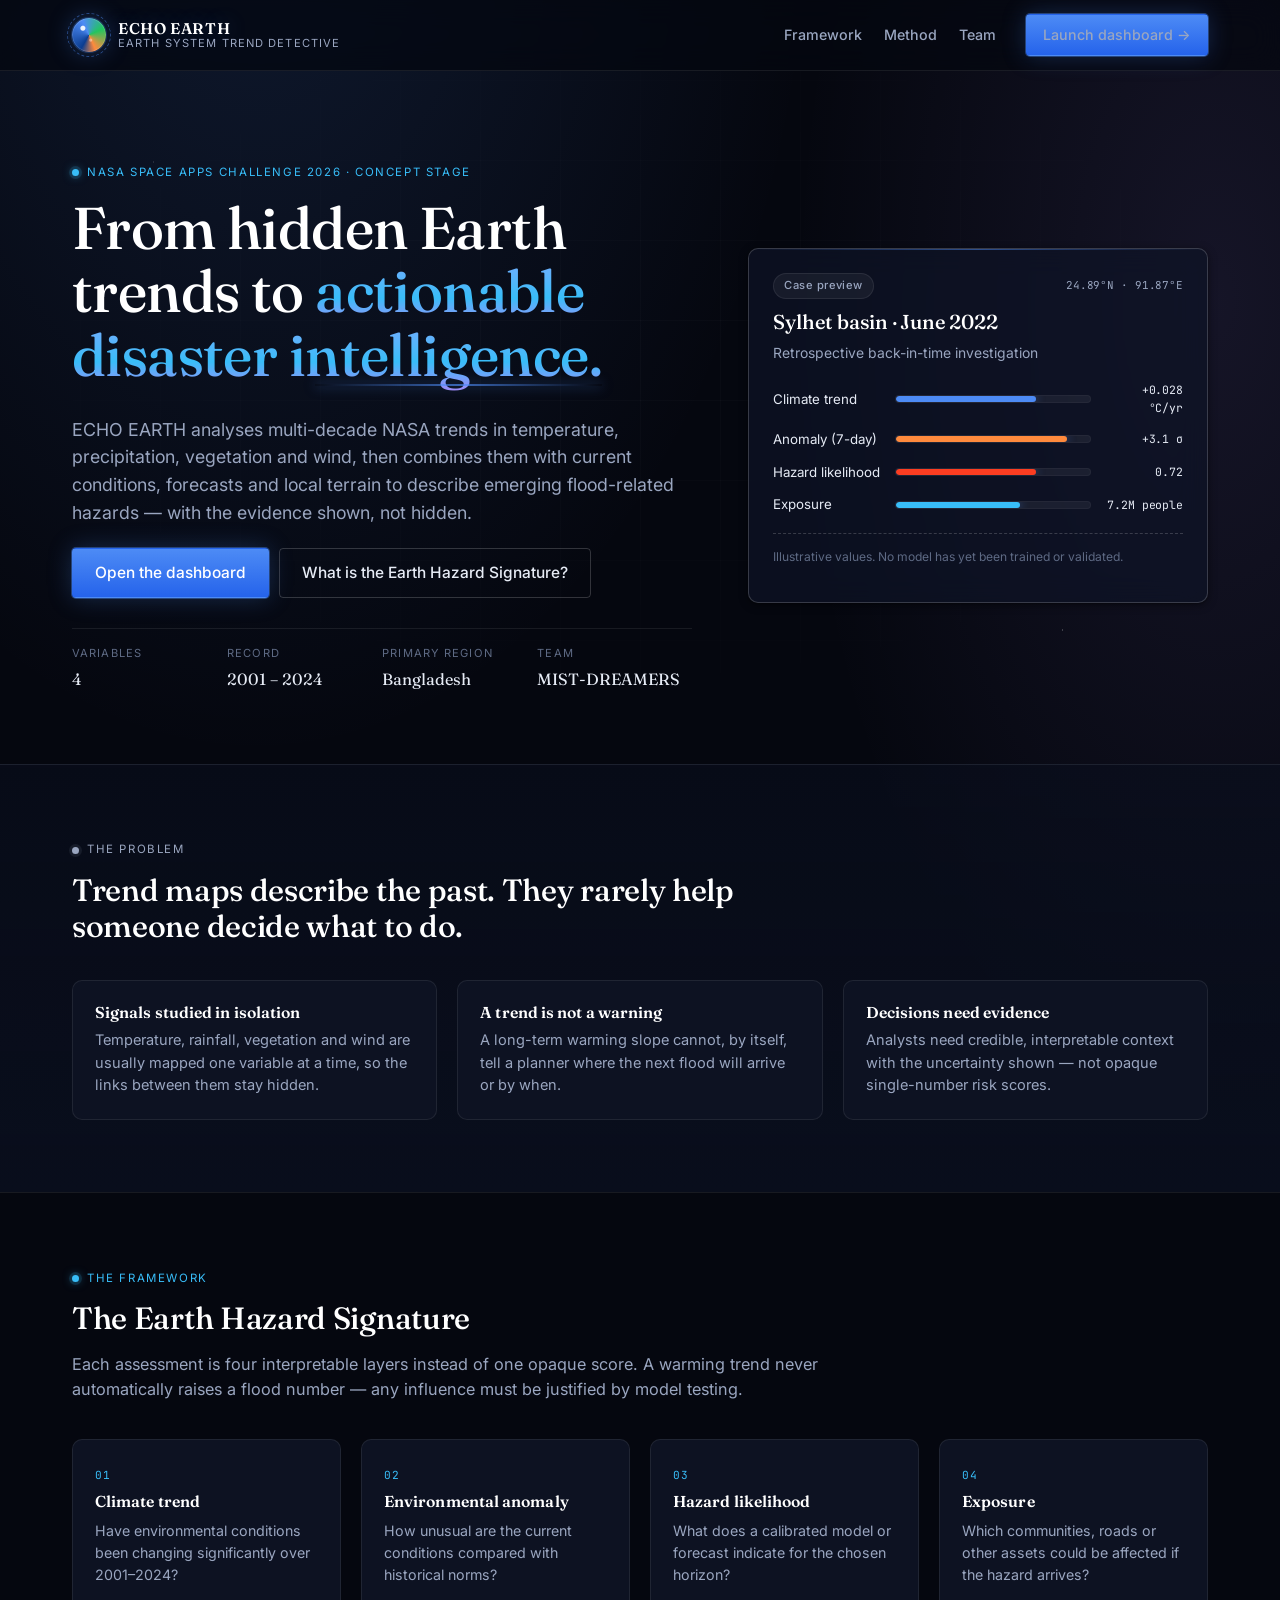
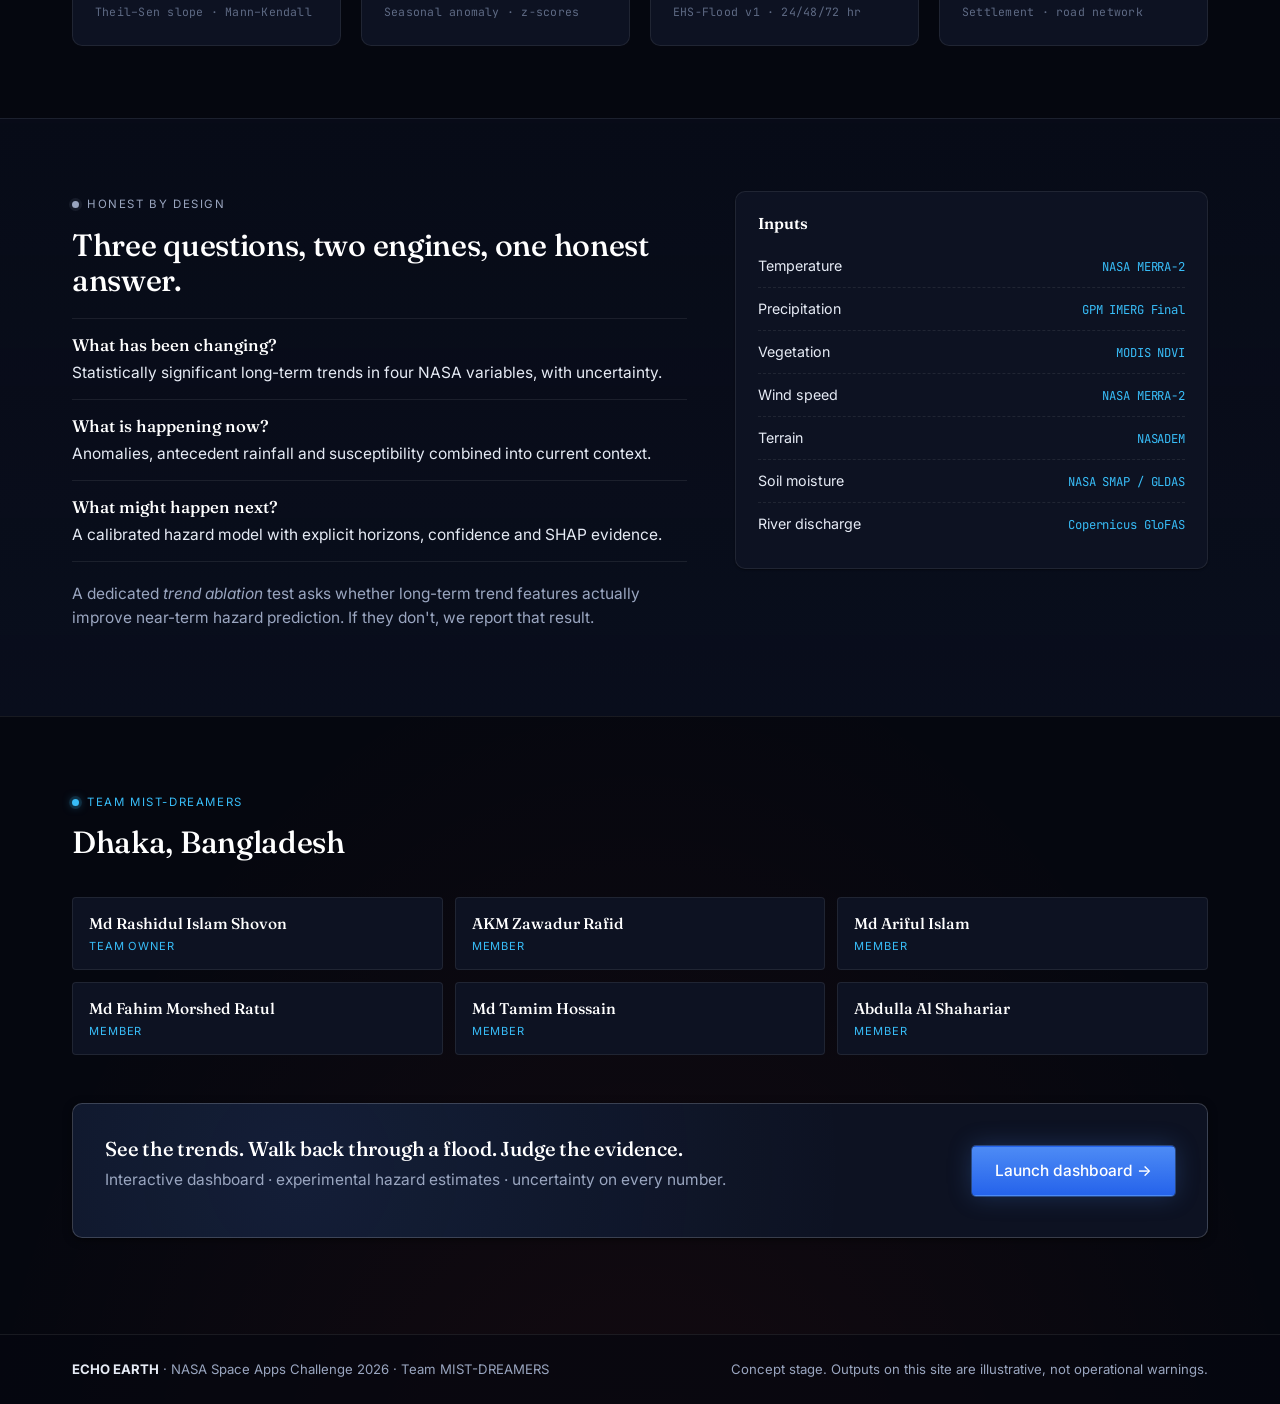
<file: index.html>
<!doctype html>
<html lang="en">
<head>
  <meta charset="utf-8" />
  <meta name="viewport" content="width=device-width, initial-scale=1" />
  <title>ECHO EARTH · From Hidden Earth Trends to Actionable Disaster Intelligence</title>
  <meta name="description" content="An explainable Earth intelligence platform. NASA Space Apps Challenge 2026 · Team MIST-DREAMERS." />
  <link rel="preconnect" href="https://fonts.googleapis.com" />
  <link rel="preconnect" href="https://fonts.gstatic.com" crossorigin />
  <link href="https://fonts.googleapis.com/css2?family=Fraunces:ital,opsz,wght@0,9..144,400;0,9..144,500;0,9..144,600;1,9..144,400&family=Inter:wght@400;500;600;700&family=JetBrains+Mono:wght@400;500&display=swap" rel="stylesheet" />
  <link rel="stylesheet" href="css/styles.css" />
</head>
<body class="page-landing">
  <header class="site-header">
    <div class="container header-row">
      <a class="brand" href="index.html">
        <span class="brand-mark" aria-hidden="true"></span>
        <span class="brand-text">
          <strong>ECHO&nbsp;EARTH</strong>
          <small>Earth System Trend Detective</small>
        </span>
      </a>
      <nav class="site-nav">
        <a href="#framework">Framework</a>
        <a href="#method">Method</a>
        <a href="#team">Team</a>
        <a class="btn btn-primary" href="dashboard.html">Launch dashboard →</a>
      </nav>
    </div>
  </header>

  <main>
    <section class="hero">
      <div class="container hero-grid">
        <div class="hero-copy">
          <div class="eyebrow">
            <span class="dot"></span>
            NASA Space Apps Challenge 2026 · Concept stage
          </div>
          <h1>
            From hidden Earth trends to
            <span class="hl">actionable disaster intelligence.</span>
          </h1>
          <p class="lede">
            ECHO EARTH analyses multi-decade NASA trends in temperature,
            precipitation, vegetation and wind, then combines them with
            current conditions, forecasts and local terrain to describe
            emerging flood-related hazards — with the evidence shown,
            not hidden.
          </p>
          <div class="hero-ctas">
            <a class="btn btn-primary btn-lg" href="dashboard.html">Open the dashboard</a>
            <a class="btn btn-ghost btn-lg" href="#framework">What is the Earth Hazard Signature?</a>
          </div>
          <div class="hero-meta">
            <div><span class="meta-k">Variables</span><span class="meta-v">4</span></div>
            <div><span class="meta-k">Record</span><span class="meta-v">2001 – 2024</span></div>
            <div><span class="meta-k">Primary region</span><span class="meta-v">Bangladesh</span></div>
            <div><span class="meta-k">Team</span><span class="meta-v">MIST-DREAMERS</span></div>
          </div>
        </div>

        <aside class="hero-card">
          <div class="card-head">
            <span class="pill pill-muted">Case preview</span>
            <span class="mono">24.89°N · 91.87°E</span>
          </div>
          <h3>Sylhet basin · June 2022</h3>
          <p class="card-sub">Retrospective back-in-time investigation</p>
          <div class="signature">
            <div class="sig-row">
              <span>Climate trend</span>
              <span class="bar"><span style="width:72%"></span></span>
              <span class="mono">+0.028 °C/yr</span>
            </div>
            <div class="sig-row">
              <span>Anomaly (7-day)</span>
              <span class="bar"><span style="width:88%; background:var(--accent-warm)"></span></span>
              <span class="mono">+3.1 σ</span>
            </div>
            <div class="sig-row">
              <span>Hazard likelihood</span>
              <span class="bar"><span style="width:72%; background:var(--accent-strong)"></span></span>
              <span class="mono">0.72</span>
            </div>
            <div class="sig-row">
              <span>Exposure</span>
              <span class="bar"><span style="width:64%; background:var(--accent-cool)"></span></span>
              <span class="mono">7.2M people</span>
            </div>
          </div>
          <p class="disclaimer">
            Illustrative values. No model has yet been trained or validated.
          </p>
        </aside>
      </div>
    </section>

    <section class="section section-muted" id="problem">
      <div class="container">
        <div class="section-head">
          <span class="eyebrow dark"><span class="dot"></span> The problem</span>
          <h2>Trend maps describe the past. They rarely help someone decide what to do.</h2>
        </div>
        <div class="grid-3">
          <article class="tile">
            <h4>Signals studied in isolation</h4>
            <p>Temperature, rainfall, vegetation and wind are usually mapped one variable at a time, so the links between them stay hidden.</p>
          </article>
          <article class="tile">
            <h4>A trend is not a warning</h4>
            <p>A long-term warming slope cannot, by itself, tell a planner where the next flood will arrive or by when.</p>
          </article>
          <article class="tile">
            <h4>Decisions need evidence</h4>
            <p>Analysts need credible, interpretable context with the uncertainty shown — not opaque single-number risk scores.</p>
          </article>
        </div>
      </div>
    </section>

    <section class="section" id="framework">
      <div class="container">
        <div class="section-head">
          <span class="eyebrow"><span class="dot"></span> The framework</span>
          <h2>The Earth Hazard Signature</h2>
          <p class="section-sub">
            Each assessment is four interpretable layers instead of one opaque score.
            A warming trend never automatically raises a flood number — any influence
            must be justified by model testing.
          </p>
        </div>
        <div class="grid-4">
          <article class="layer">
            <span class="layer-num">01</span>
            <h4>Climate trend</h4>
            <p>Have environmental conditions been changing significantly over 2001–2024?</p>
            <small class="src">Theil–Sen slope · Mann–Kendall</small>
          </article>
          <article class="layer">
            <span class="layer-num">02</span>
            <h4>Environmental anomaly</h4>
            <p>How unusual are the current conditions compared with historical norms?</p>
            <small class="src">Seasonal anomaly · z-scores</small>
          </article>
          <article class="layer">
            <span class="layer-num">03</span>
            <h4>Hazard likelihood</h4>
            <p>What does a calibrated model or forecast indicate for the chosen horizon?</p>
            <small class="src">EHS-Flood v1 · 24/48/72 hr</small>
          </article>
          <article class="layer">
            <span class="layer-num">04</span>
            <h4>Exposure</h4>
            <p>Which communities, roads or other assets could be affected if the hazard arrives?</p>
            <small class="src">Settlement · road network</small>
          </article>
        </div>
      </div>
    </section>

    <section class="section section-muted" id="method">
      <div class="container two-col">
        <div>
          <span class="eyebrow dark"><span class="dot"></span> Honest by design</span>
          <h2>Three questions, two engines, one honest answer.</h2>
          <ul class="method-list">
            <li>
              <strong>What has been changing?</strong>
              Statistically significant long-term trends in four NASA variables, with uncertainty.
            </li>
            <li>
              <strong>What is happening now?</strong>
              Anomalies, antecedent rainfall and susceptibility combined into current context.
            </li>
            <li>
              <strong>What might happen next?</strong>
              A calibrated hazard model with explicit horizons, confidence and SHAP evidence.
            </li>
          </ul>
          <p class="muted">
            A dedicated <em>trend ablation</em> test asks whether long-term trend features
            actually improve near-term hazard prediction. If they don't, we report that result.
          </p>
        </div>
        <div class="method-card">
          <h4>Inputs</h4>
          <ul class="sources">
            <li><span>Temperature</span><span class="mono">NASA MERRA-2</span></li>
            <li><span>Precipitation</span><span class="mono">GPM IMERG Final</span></li>
            <li><span>Vegetation</span><span class="mono">MODIS NDVI</span></li>
            <li><span>Wind speed</span><span class="mono">NASA MERRA-2</span></li>
            <li><span>Terrain</span><span class="mono">NASADEM</span></li>
            <li><span>Soil moisture</span><span class="mono">NASA SMAP / GLDAS</span></li>
            <li><span>River discharge</span><span class="mono">Copernicus GloFAS</span></li>
          </ul>
        </div>
      </div>
    </section>

    <section class="section" id="team">
      <div class="container">
        <div class="section-head">
          <span class="eyebrow"><span class="dot"></span> Team MIST-DREAMERS</span>
          <h2>Dhaka, Bangladesh</h2>
        </div>
        <ul class="team">
          <li><strong>Md Rashidul Islam Shovon</strong><small>Team Owner</small></li>
          <li><strong>AKM Zawadur Rafid</strong><small>Member</small></li>
          <li><strong>Md Ariful Islam</strong><small>Member</small></li>
          <li><strong>Md Fahim Morshed Ratul</strong><small>Member</small></li>
          <li><strong>Md Tamim Hossain</strong><small>Member</small></li>
          <li><strong>Abdulla Al Shahariar</strong><small>Member</small></li>
        </ul>
        <div class="cta-strip">
          <div>
            <h3>See the trends. Walk back through a flood. Judge the evidence.</h3>
            <p class="muted">Interactive dashboard · experimental hazard estimates · uncertainty on every number.</p>
          </div>
          <a class="btn btn-primary btn-lg" href="dashboard.html">Launch dashboard →</a>
        </div>
      </div>
    </section>
  </main>

  <footer class="site-footer">
    <div class="container footer-row">
      <div>
        <strong>ECHO EARTH</strong> · NASA Space Apps Challenge 2026 · Team MIST-DREAMERS
      </div>
      <div class="muted">
        Concept stage. Outputs on this site are illustrative, not operational warnings.
      </div>
    </div>
  </footer>
</body>
</html>
</file>
<file: css/styles.css>
/* =========================================================
   ECHO EARTH — NASA Space / mission-control dark theme
   ========================================================= */

:root {
  /* space */
  --bg:            #05070f;
  --bg-elev:       #0d1222;
  --bg-muted:      #0a0f1e;
  --bg-sunk:       #070a15;
  --bg-glass:      rgba(14, 20, 38, 0.72);

  /* ink */
  --ink:           #e6ebf5;
  --ink-strong:    #ffffff;
  --ink-mute:      #9aa6c0;
  --ink-faint:     #5e6a84;
  --rule:          rgba(255, 255, 255, 0.08);
  --rule-strong:   rgba(255, 255, 255, 0.18);

  /* accents — NASA / orbital */
  --accent:        #4d8bf5;        /* bright comms blue */
  --accent-ink:    #80aaff;        /* link hover */
  --accent-tint:   rgba(77, 139, 245, 0.14);
  --accent-cool:   #38bdf8;        /* cyan data */
  --accent-warm:   #ff8a3d;        /* mars orange */
  --accent-strong: #fc3d21;        /* NASA red */
  --accent-good:   #22c55e;        /* significant */
  --accent-soft:   #eab308;        /* marginal */
  --accent-purple: #a78bfa;        /* nebula */

  /* viridis-ish ramp (used on legend too) */
  --v0: #440154;
  --v1: #414487;
  --v2: #2a788e;
  --v3: #22a884;
  --v4: #7ad151;
  --v5: #fde725;

  --radius:        4px;
  --radius-lg:     10px;
  --shadow-sm:     0 1px 2px rgba(0, 0, 0, 0.4);
  --shadow-md:     0 2px 10px rgba(0, 0, 0, 0.45), 0 1px 2px rgba(0, 0, 0, 0.3);
  --shadow-lg:     0 20px 48px rgba(0, 0, 0, 0.55), 0 2px 6px rgba(0, 0, 0, 0.35);
  --glow-accent:   0 0 0 1px rgba(77, 139, 245, 0.4), 0 0 24px rgba(77, 139, 245, 0.25);
  --glow-red:      0 0 0 1px rgba(252, 61, 33, 0.4), 0 0 20px rgba(252, 61, 33, 0.3);

  --serif: 'Fraunces', 'Iowan Old Style', 'Georgia', serif;
  --sans:  'Inter', system-ui, -apple-system, 'Segoe UI', sans-serif;
  --mono:  'JetBrains Mono', ui-monospace, 'SFMono-Regular', 'Consolas', monospace;
}

* { box-sizing: border-box; }

html, body {
  margin: 0;
  padding: 0;
  background: var(--bg);
  color: var(--ink);
  font-family: var(--sans);
  font-size: 15.5px;
  line-height: 1.55;
  -webkit-font-smoothing: antialiased;
  text-rendering: optimizeLegibility;
}

/* Deep-space backdrop: layered gradients + starfield */
body {
  background:
    radial-gradient(ellipse 80% 55% at 20% -5%,  rgba(77, 139, 245, 0.14), transparent 55%),
    radial-gradient(ellipse 60% 50% at 95% 10%,  rgba(167, 139, 250, 0.10), transparent 55%),
    radial-gradient(ellipse 90% 60% at 50% 110%, rgba(252, 61, 33, 0.07),  transparent 60%),
    #05070f;
  position: relative;
  min-height: 100vh;
}
body::before {
  /* starfield — crisp dots at pseudo-random positions */
  content: '';
  position: fixed; inset: 0;
  pointer-events: none;
  z-index: 0;
  background-image:
    radial-gradient(1.2px 1.2px at 12% 18%,  rgba(255,255,255,0.85), transparent 50%),
    radial-gradient(1px 1px   at 73% 42%,   rgba(255,255,255,0.75), transparent 50%),
    radial-gradient(0.8px 0.8px at 88% 11%, rgba(255,255,255,0.70), transparent 50%),
    radial-gradient(1.3px 1.3px at 35% 72%, rgba(255,255,255,0.85), transparent 50%),
    radial-gradient(0.8px 0.8px at 58% 85%, rgba(255,255,255,0.60), transparent 50%),
    radial-gradient(1px 1px   at 22% 55%,   rgba(255,255,255,0.70), transparent 50%),
    radial-gradient(1.4px 1.4px at 83% 70%, rgba(255,255,255,0.85), transparent 50%),
    radial-gradient(0.9px 0.9px at 48% 25%, rgba(255,255,255,0.65), transparent 50%),
    radial-gradient(1px 1px   at 6% 88%,    rgba(255,255,255,0.75), transparent 50%),
    radial-gradient(0.7px 0.7px at 92% 92%, rgba(255,255,255,0.55), transparent 50%),
    radial-gradient(1.1px 1.1px at 65% 8%,  rgba(200, 220, 255, 0.9), transparent 50%),
    radial-gradient(1px 1px   at 15% 38%,   rgba(255, 220, 200, 0.85), transparent 50%),
    radial-gradient(0.9px 0.9px at 42% 48%, rgba(180, 200, 255, 0.7), transparent 50%);
  background-size: 100% 100%;
  opacity: 0.9;
}
body::after {
  /* faint grid overlay — orbital feel */
  content: '';
  position: fixed; inset: 0;
  pointer-events: none;
  z-index: 0;
  background-image:
    linear-gradient(rgba(255,255,255,0.025) 1px, transparent 1px),
    linear-gradient(90deg, rgba(255,255,255,0.025) 1px, transparent 1px);
  background-size: 80px 80px;
  mask-image: radial-gradient(ellipse 70% 55% at 50% 40%, #000 0%, transparent 85%);
  -webkit-mask-image: radial-gradient(ellipse 70% 55% at 50% 40%, #000 0%, transparent 85%);
}
main, .app-shell, .site-header, .site-footer { position: relative; z-index: 1; }

a { color: var(--accent); text-decoration: none; }
a:hover { color: var(--accent-ink); text-decoration: underline; }

h1, h2, h3, h4 {
  font-family: var(--serif);
  font-weight: 500;
  letter-spacing: -0.01em;
  color: var(--ink-strong);
  margin: 0 0 0.5em;
}
h1 { font-size: clamp(2.4rem, 4.8vw, 3.8rem); line-height: 1.08; }
h2 { font-size: clamp(1.6rem, 2.4vw, 2.2rem); line-height: 1.15; }
h3 { font-size: 1.3rem; line-height: 1.25; }
h4 { font-size: 1.02rem; line-height: 1.3; font-weight: 600; letter-spacing: 0.005em; }

p  { margin: 0 0 0.9em; }
.mono { font-family: var(--mono); font-size: 0.86em; letter-spacing: -0.01em; }
.muted { color: var(--ink-mute); }

/* ========== layout ========== */

.container { max-width: 1200px; margin: 0 auto; padding: 0 32px; }

.section         { padding: 72px 0; border-top: 1px solid var(--rule); }
.section-muted   { background: linear-gradient(180deg, rgba(10,15,30,0.6), rgba(10,15,30,0.9)); }
.section-head    { max-width: 760px; margin-bottom: 36px; }
.section-sub     { color: var(--ink-mute); font-size: 1.05rem; margin-top: 8px; }

.grid-3 { display: grid; grid-template-columns: repeat(3, 1fr); gap: 20px; }
.grid-4 { display: grid; grid-template-columns: repeat(4, 1fr); gap: 20px; }
.two-col { display: grid; grid-template-columns: 1.3fr 1fr; gap: 48px; align-items: start; }

@media (max-width: 900px) {
  .grid-3, .grid-4 { grid-template-columns: 1fr 1fr; }
  .two-col { grid-template-columns: 1fr; gap: 24px; }
}
@media (max-width: 600px) {
  .grid-3, .grid-4 { grid-template-columns: 1fr; }
  .container { padding: 0 20px; }
  .section { padding: 48px 0; }
}

/* ========== header ========== */

.site-header {
  position: sticky; top: 0; z-index: 50;
  background: rgba(5, 7, 15, 0.75);
  backdrop-filter: saturate(1.3) blur(14px);
  -webkit-backdrop-filter: saturate(1.3) blur(14px);
  border-bottom: 1px solid var(--rule);
}
.header-row {
  display: flex; align-items: center; justify-content: space-between;
  padding: 14px 32px;
}

.brand { display: flex; align-items: center; gap: 12px; }
.brand-mark {
  width: 34px; height: 34px; border-radius: 50%;
  position: relative;
  background:
    radial-gradient(circle at 32% 30%, rgba(255,255,255,0.9) 0 2px, transparent 3px),
    radial-gradient(circle at 55% 65%, rgba(255,255,255,.4) 0 1px, transparent 2px),
    conic-gradient(from 210deg, #0b3d91, #4d8bf5 35%, #22c55e 60%, #ff8a3d 85%, #0b3d91);
  box-shadow:
    inset 0 0 0 1px rgba(255,255,255,0.14),
    0 0 0 1px rgba(77, 139, 245, 0.25),
    0 0 24px rgba(77, 139, 245, 0.35);
}
.brand-mark::after {
  /* orbit ring */
  content: '';
  position: absolute; inset: -5px;
  border-radius: 50%;
  border: 1px dashed rgba(77, 139, 245, 0.45);
  transform: rotate(-20deg);
}
.brand-text { display: flex; flex-direction: column; line-height: 1; }
.brand-text strong {
  font-family: var(--serif); font-weight: 600; letter-spacing: 0.04em;
  font-size: 1rem; color: var(--ink-strong);
  text-shadow: 0 0 20px rgba(77, 139, 245, 0.3);
}
.brand-text small { font-size: 0.72rem; color: var(--ink-mute); letter-spacing: 0.1em; text-transform: uppercase; margin-top: 2px; }

.site-nav { display: flex; align-items: center; gap: 22px; }
.site-nav a { color: var(--ink-mute); font-size: 0.92rem; font-weight: 500; }
.site-nav a:hover { color: var(--ink); text-decoration: none; }
.site-nav .btn { margin-left: 8px; }

@media (max-width: 720px) {
  .site-nav a:not(.btn) { display: none; }
}

/* ========== buttons ========== */

.btn {
  display: inline-flex; align-items: center; gap: 8px;
  padding: 9px 16px;
  font: inherit; font-weight: 500; font-size: 0.92rem;
  border-radius: var(--radius);
  border: 1px solid transparent;
  cursor: pointer;
  transition: background 160ms, border-color 160ms, color 160ms, transform 60ms, box-shadow 160ms;
  text-decoration: none;
}
.btn:hover { text-decoration: none; }
.btn:active { transform: translateY(1px); }

.btn-primary {
  background: linear-gradient(180deg, #4d8bf5, #2563eb);
  color: #fff;
  box-shadow: var(--glow-accent);
}
.btn-primary:hover {
  background: linear-gradient(180deg, #5c97ff, #2d6ff0);
  box-shadow: 0 0 0 1px rgba(77,139,245,0.6), 0 0 32px rgba(77, 139, 245, 0.45);
}

.btn-ghost { background: transparent; color: var(--ink); border-color: var(--rule-strong); }
.btn-ghost:hover { background: rgba(255,255,255,0.04); border-color: rgba(255,255,255,0.3); }

.btn-lg { padding: 12px 22px; font-size: 1rem; }

/* ========== eyebrow / pills ========== */

.eyebrow {
  display: inline-flex; align-items: center; gap: 8px;
  font-size: 0.74rem; letter-spacing: 0.14em; text-transform: uppercase;
  color: var(--accent-cool);
  margin-bottom: 14px;
}
.eyebrow.dark { color: var(--ink-mute); }
.eyebrow .dot {
  width: 7px; height: 7px; border-radius: 50%;
  background: var(--accent-cool);
  box-shadow: 0 0 0 3px rgba(56,189,248,0.14), 0 0 10px rgba(56,189,248,0.6);
}
.eyebrow.dark .dot {
  background: var(--ink-mute);
  box-shadow: 0 0 0 3px rgba(154,166,192,0.1);
}

.pill {
  display: inline-flex; align-items: center;
  padding: 3px 10px;
  border-radius: 999px;
  font-size: 0.72rem; font-weight: 500;
  letter-spacing: 0.04em;
  background: var(--accent-tint); color: var(--accent-cool);
  border: 1px solid rgba(77,139,245,0.25);
}
.pill-muted { background: rgba(255,255,255,0.05); color: var(--ink-mute); border-color: var(--rule); }
.pill-good  { background: rgba(34,197,94,0.12); color: #4ade80; border-color: rgba(34,197,94,0.3); }
.pill-warn  { background: rgba(234,179,8,0.12); color: #fde047; border-color: rgba(234,179,8,0.3); }
.pill-alert { background: rgba(252,61,33,0.12); color: #ff6b55; border-color: rgba(252,61,33,0.35); }

/* ========== hero ========== */

.hero { padding: 88px 0 72px; }
.hero-grid {
  display: grid; grid-template-columns: 1.35fr 1fr; gap: 56px; align-items: center;
}
@media (max-width: 980px) { .hero-grid { grid-template-columns: 1fr; } }

.hero h1 .hl {
  position: relative;
  background: linear-gradient(180deg, #80aaff 0%, #38bdf8 60%, #a78bfa 100%);
  -webkit-background-clip: text; background-clip: text;
  color: transparent;
}
.hero h1 .hl::after {
  content: '';
  position: absolute; left: 0; right: 0; bottom: 0.08em;
  height: 2px;
  background: linear-gradient(90deg, transparent, rgba(77,139,245,0.7), transparent);
  box-shadow: 0 0 12px rgba(77,139,245,0.6);
}

.lede { font-size: 1.15rem; color: var(--ink-mute); max-width: 56ch; }
.hero-ctas { display: flex; gap: 10px; margin: 22px 0 30px; flex-wrap: wrap; }

.hero-meta {
  display: grid; grid-template-columns: repeat(4, 1fr); gap: 0;
  border-top: 1px solid var(--rule);
  padding-top: 16px;
}
.hero-meta > div { display: flex; flex-direction: column; }
.meta-k { font-size: 0.72rem; letter-spacing: 0.1em; text-transform: uppercase; color: var(--ink-faint); }
.meta-v { font-family: var(--serif); font-size: 1.05rem; color: var(--ink); margin-top: 4px; }
@media (max-width: 600px) { .hero-meta { grid-template-columns: 1fr 1fr; row-gap: 14px; } }

/* preview card — glassy */
.hero-card {
  background: var(--bg-glass);
  border: 1px solid var(--rule-strong);
  border-radius: var(--radius-lg);
  padding: 24px;
  box-shadow: var(--shadow-md);
  backdrop-filter: blur(14px) saturate(1.2);
  -webkit-backdrop-filter: blur(14px) saturate(1.2);
  position: relative;
  overflow: hidden;
}
.hero-card::before {
  /* subtle inner glow at top */
  content: '';
  position: absolute; left: 0; right: 0; top: 0; height: 1px;
  background: linear-gradient(90deg, transparent, rgba(77,139,245,0.5), transparent);
}
.card-head { display: flex; justify-content: space-between; align-items: center; margin-bottom: 10px; color: var(--ink-mute); font-size: 0.82rem; }
.card-sub { color: var(--ink-mute); font-size: 0.9rem; margin: -2px 0 18px; }

.signature { display: flex; flex-direction: column; gap: 12px; }
.sig-row {
  display: grid; grid-template-columns: 110px 1fr 80px; align-items: center; gap: 12px;
  font-size: 0.86rem; color: var(--ink);
}
.sig-row .bar {
  display: block; height: 8px; background: rgba(255,255,255,0.06);
  border-radius: 999px; overflow: hidden;
  border: 1px solid rgba(255,255,255,0.04);
}
.sig-row .bar > span {
  display: block; height: 100%;
  background: var(--accent);
  border-radius: 999px;
  box-shadow: 0 0 10px rgba(77,139,245,0.5);
}
.sig-row .mono { text-align: right; color: var(--ink); }

.disclaimer {
  margin-top: 18px; padding-top: 14px; border-top: 1px dashed var(--rule-strong);
  font-size: 0.78rem; color: var(--ink-faint);
}

/* ========== generic tiles / layers ========== */

.tile {
  background: var(--bg-elev);
  border: 1px solid var(--rule);
  border-radius: var(--radius-lg);
  padding: 22px;
  transition: border-color 160ms, transform 160ms, box-shadow 160ms;
}
.tile:hover { border-color: var(--rule-strong); transform: translateY(-2px); box-shadow: var(--shadow-md); }
.tile h4 { margin-bottom: 6px; }
.tile p { color: var(--ink-mute); font-size: 0.94rem; margin: 0; }

.layer {
  background: var(--bg-elev);
  border: 1px solid var(--rule);
  border-radius: var(--radius-lg);
  padding: 22px;
  position: relative;
  transition: border-color 160ms, transform 160ms, box-shadow 160ms;
}
.layer:hover {
  border-color: rgba(77,139,245,0.35);
  box-shadow: 0 0 0 1px rgba(77,139,245,0.15), 0 10px 30px rgba(0,0,0,0.5);
}
.layer-num {
  font-family: var(--mono); font-size: 0.72rem; letter-spacing: 0.1em;
  color: var(--accent-cool);
}
.layer h4 { margin-top: 6px; }
.layer p  { color: var(--ink-mute); font-size: 0.92rem; }
.layer .src { color: var(--ink-faint); font-family: var(--mono); font-size: 0.74rem; letter-spacing: 0.02em; }

/* method */
.method-list { list-style: none; padding: 0; margin: 20px 0; }
.method-list li { padding: 14px 0; border-top: 1px solid var(--rule); }
.method-list li:last-child { border-bottom: 1px solid var(--rule); }
.method-list strong { display: block; font-family: var(--serif); font-weight: 500; color: var(--ink-strong); font-size: 1.08rem; margin-bottom: 2px; }

.method-card {
  background: var(--bg-elev);
  border: 1px solid var(--rule);
  border-radius: var(--radius-lg);
  padding: 22px;
  box-shadow: var(--shadow-sm);
}
.sources { list-style: none; padding: 0; margin: 10px 0 0; }
.sources li {
  display: flex; justify-content: space-between; align-items: baseline;
  padding: 10px 0; border-bottom: 1px dashed var(--rule);
  font-size: 0.92rem;
}
.sources li:last-child { border-bottom: none; }
.sources li .mono { color: var(--accent-cool); }

/* team */
.team {
  list-style: none; padding: 0; margin: 24px 0 48px;
  display: grid; grid-template-columns: repeat(3, 1fr); gap: 12px;
}
@media (max-width: 900px) { .team { grid-template-columns: 1fr 1fr; } }
@media (max-width: 600px) { .team { grid-template-columns: 1fr; } }

.team li {
  background: var(--bg-elev);
  border: 1px solid var(--rule);
  border-radius: var(--radius);
  padding: 14px 16px;
  display: flex; flex-direction: column; gap: 2px;
  transition: border-color 160ms;
}
.team li:hover { border-color: var(--rule-strong); }
.team li strong { font-family: var(--serif); font-weight: 500; color: var(--ink-strong); }
.team li small  { color: var(--accent-cool); font-size: 0.72rem; letter-spacing: 0.08em; text-transform: uppercase; }

.cta-strip {
  display: grid; grid-template-columns: 1fr auto; gap: 24px; align-items: center;
  padding: 32px; background:
    radial-gradient(circle at 20% 50%, rgba(77,139,245,0.1), transparent 60%),
    var(--bg-elev);
  border: 1px solid var(--rule-strong); border-radius: var(--radius-lg);
  box-shadow: var(--shadow-md);
}
@media (max-width: 720px) { .cta-strip { grid-template-columns: 1fr; } }
.cta-strip h3 { margin: 0 0 6px; }

/* ========== footer ========== */

.site-footer {
  border-top: 1px solid var(--rule);
  padding: 24px 0; margin-top: 24px;
  background: rgba(5,7,15,0.6);
}
.footer-row {
  display: flex; justify-content: space-between; align-items: baseline; gap: 20px;
  font-size: 0.85rem; color: var(--ink-mute);
}
.footer-row strong { color: var(--ink); }
@media (max-width: 720px) { .footer-row { flex-direction: column; } }


/* =========================================================
   Dashboard layout
   ========================================================= */

.page-dashboard { background: var(--bg); }
.page-dashboard .site-header { background: rgba(5,7,15,0.85); }

.app-shell {
  display: grid;
  grid-template-columns: 260px 1fr;
  min-height: calc(100vh - 62px);
}
@media (max-width: 900px) {
  .app-shell { grid-template-columns: 1fr; }
}

.sidebar {
  border-right: 1px solid var(--rule);
  background: linear-gradient(180deg, rgba(13,18,34,0.75), rgba(10,15,30,0.6));
  backdrop-filter: blur(10px);
  -webkit-backdrop-filter: blur(10px);
  padding: 22px 18px;
  position: sticky; top: 62px;
  height: calc(100vh - 62px);
  overflow-y: auto;
}
@media (max-width: 900px) {
  .sidebar { position: static; height: auto; border-right: none; border-bottom: 1px solid var(--rule); }
}

.side-head { font-size: 0.72rem; letter-spacing: 0.14em; text-transform: uppercase; color: var(--ink-faint); margin: 18px 10px 8px; }
.side-head:first-child { margin-top: 0; }

.side-nav { display: flex; flex-direction: column; gap: 4px; }
.side-nav button {
  display: flex; align-items: center; justify-content: space-between; gap: 10px;
  padding: 11px 12px; width: 100%;
  background: transparent; border: 1px solid transparent;
  border-radius: var(--radius); color: var(--ink-mute);
  cursor: pointer; font: inherit; font-size: 0.95rem; text-align: left;
  transition: all 160ms;
}
.side-nav button:hover { background: rgba(255,255,255,0.03); color: var(--ink); }
.side-nav button.active {
  background: var(--accent-tint);
  color: #fff;
  border-color: rgba(77,139,245,0.4);
  box-shadow: inset 0 0 20px rgba(77,139,245,0.08);
}
.side-nav button .idx { font-family: var(--mono); font-size: 0.72rem; color: var(--ink-faint); }
.side-nav button.active .idx { color: var(--accent-cool); }

.loc-picker {
  background: rgba(255,255,255,0.02);
  border: 1px solid var(--rule);
  border-radius: var(--radius);
  padding: 10px 12px;
  margin: 6px 10px 0;
}
.loc-picker label { display: block; font-size: 0.72rem; letter-spacing: 0.1em; text-transform: uppercase; color: var(--ink-faint); margin-bottom: 4px; }
.loc-picker select {
  width: 100%; border: none; background: transparent;
  font: inherit; font-size: 0.95rem; color: var(--ink);
  padding: 2px 0;
  outline: none;
  appearance: none;
  -webkit-appearance: none;
  background-image: url("data:image/svg+xml;utf8,<svg xmlns='http://www.w3.org/2000/svg' width='10' height='6' viewBox='0 0 10 6'><path fill='%239aa6c0' d='M0 0l5 6 5-6z'/></svg>");
  background-repeat: no-repeat; background-position: right center; padding-right: 16px;
}
.loc-picker select option { background: #0d1222; color: var(--ink); }
.loc-picker .coord { font-family: var(--mono); font-size: 0.76rem; color: var(--accent-cool); margin-top: 4px; }

.sidebar .side-foot {
  margin: 24px 10px 0;
  padding-top: 14px;
  border-top: 1px solid var(--rule);
  font-size: 0.78rem; color: var(--ink-faint);
}
.sidebar .side-foot code { font-family: var(--mono); color: var(--accent-cool); }

.main {
  padding: 28px 32px 60px;
  min-width: 0;
}
@media (max-width: 600px) { .main { padding: 20px; } }

.view { display: none; }
.view.active { display: block; }

.view-head {
  display: flex; justify-content: space-between; align-items: end; gap: 20px;
  padding-bottom: 18px; margin-bottom: 24px;
  border-bottom: 1px solid var(--rule);
}
.view-head h1 { font-size: 1.9rem; margin: 0; }
.view-head .sub { color: var(--ink-mute); font-size: 0.95rem; margin-top: 2px; }
.view-head .right { text-align: right; color: var(--ink-mute); font-size: 0.85rem; }

/* panels */
.panel {
  background: var(--bg-elev);
  border: 1px solid var(--rule);
  border-radius: var(--radius-lg);
  padding: 20px;
  box-shadow: var(--shadow-sm);
}
.panel-h {
  display: flex; justify-content: space-between; align-items: center; margin-bottom: 14px;
}
.panel-h h3 { margin: 0; font-size: 1.1rem; }
.panel-h .pill { margin-left: 10px; }

/* ========== Mission Globe view ========== */

.globe-grid {
  display: grid;
  grid-template-columns: 1fr 340px;
  gap: 20px;
  align-items: start;
}
@media (max-width: 1050px) { .globe-grid { grid-template-columns: 1fr; } }

.globe-stage {
  position: relative;
  height: calc(100vh - 240px);
  min-height: 520px;
  background:
    radial-gradient(ellipse 70% 55% at 50% 50%, rgba(77,139,245,0.06), transparent 70%),
    #04060e;
  border: 1px solid var(--rule-strong);
  overflow: hidden;
}
.globe-canvas { position: absolute; inset: 0; }
.globe-canvas canvas { display: block; }

.globe-loading {
  position: absolute; inset: 0;
  display: flex; flex-direction: column; align-items: center; justify-content: center;
  gap: 14px;
  color: var(--ink-mute); font-size: 0.84rem;
  font-family: var(--mono); letter-spacing: 0.08em;
  z-index: 2;
  transition: opacity 500ms;
}
.globe-loading.hidden { opacity: 0; pointer-events: none; }
.spinner {
  width: 42px; height: 42px; border-radius: 50%;
  border: 2px solid rgba(77,139,245,0.15);
  border-top-color: var(--accent-cool);
  animation: spin 1.1s linear infinite;
  box-shadow: 0 0 24px rgba(77,139,245,0.3);
}
@keyframes spin { to { transform: rotate(360deg); } }

.globe-overlay-tl {
  position: absolute; top: 18px; left: 18px; z-index: 3;
  background: rgba(5,7,15,0.55);
  border: 1px solid var(--rule);
  border-radius: var(--radius);
  padding: 10px 12px;
  backdrop-filter: blur(8px); -webkit-backdrop-filter: blur(8px);
  font-family: var(--mono); font-size: 0.74rem;
  display: flex; flex-direction: column; gap: 4px;
  min-width: 240px;
}
.telemetry-row { display: flex; justify-content: space-between; gap: 14px; }
.telemetry-row .lbl { color: var(--ink-faint); letter-spacing: 0.1em; }
.telemetry-row .val { color: var(--accent-cool); }

.globe-overlay-br {
  position: absolute; bottom: 18px; right: 18px; z-index: 3;
}
.globe-btn {
  background: rgba(5,7,15,0.6);
  border: 1px solid var(--rule-strong);
  color: var(--ink);
  padding: 8px 14px; border-radius: var(--radius);
  font: inherit; font-size: 0.84rem; cursor: pointer;
  backdrop-filter: blur(8px); -webkit-backdrop-filter: blur(8px);
  transition: all 160ms;
}
.globe-btn:hover { border-color: rgba(77,139,245,0.5); color: var(--accent-cool); box-shadow: 0 0 16px rgba(77,139,245,0.2); }

.globe-overlay-hint {
  position: absolute; bottom: 18px; left: 18px; z-index: 3;
  color: var(--ink-faint); font-family: var(--mono); font-size: 0.72rem;
  letter-spacing: 0.08em; text-transform: uppercase;
}

.live-dot {
  display: inline-block; width: 8px; height: 8px; border-radius: 50%;
  background: var(--accent-good); margin-right: 6px;
  box-shadow: 0 0 10px var(--accent-good);
  animation: pulse 1.8s infinite;
  vertical-align: middle;
}

.globe-side { display: flex; flex-direction: column; gap: 20px; }

.station-list { list-style: none; padding: 0; margin: 0; }
.station-list li {
  display: flex; align-items: center; gap: 10px;
  padding: 10px 8px; border-radius: var(--radius);
  cursor: pointer;
  transition: background 160ms, transform 100ms;
  border: 1px solid transparent;
}
.station-list li:hover { background: rgba(255,255,255,0.03); border-color: var(--rule); }
.station-list li.active {
  background: var(--accent-tint); border-color: rgba(77,139,245,0.4);
}
.station-list li .beacon {
  width: 10px; height: 10px; border-radius: 50%;
  background: #ff6b35;
  box-shadow: 0 0 10px rgba(255,107,53,0.6);
  flex-shrink: 0;
}
.station-list li.active .beacon { background: var(--accent-cool); box-shadow: 0 0 12px var(--accent-cool); }
.station-list li .name { flex: 1; font-size: 0.92rem; color: var(--ink); }
.station-list li .coord { font-family: var(--mono); font-size: 0.74rem; color: var(--ink-faint); }

.readout { display: flex; flex-direction: column; gap: 8px; }
.readout-row {
  display: flex; justify-content: space-between; align-items: baseline;
  padding: 6px 0; border-bottom: 1px dashed var(--rule); font-size: 0.88rem;
}
.readout-row:last-child { border-bottom: none; }
.readout-row .k { color: var(--ink-mute); }
.readout-row .v { color: var(--accent-cool); }
.readout-foot { margin-top: 10px; padding-top: 10px; border-top: 1px solid var(--rule); }

/* ========== Trends view ========== */

.trends-grid {
  display: grid;
  grid-template-columns: 1fr 340px;
  grid-template-rows: auto auto;
  gap: 20px;
}
@media (max-width: 1050px) { .trends-grid { grid-template-columns: 1fr; } }

.var-tabs { display: flex; flex-wrap: wrap; gap: 6px; margin-bottom: 14px; }
.var-tab {
  background: var(--bg-elev); border: 1px solid var(--rule);
  color: var(--ink-mute); font: inherit; font-size: 0.88rem; font-weight: 500;
  padding: 8px 14px; border-radius: 999px; cursor: pointer;
  display: inline-flex; align-items: center; gap: 8px;
  transition: all 160ms;
}
.var-tab:hover { background: rgba(255,255,255,0.04); color: var(--ink); border-color: var(--rule-strong); }
.var-tab.active {
  background: var(--accent-tint); color: #fff;
  border-color: rgba(77,139,245,0.5);
  box-shadow: 0 0 20px rgba(77,139,245,0.2);
}
.var-tab .swatch {
  width: 10px; height: 10px; border-radius: 2px;
  background: var(--accent-cool);
  box-shadow: 0 0 8px currentColor;
}

.map-wrap { position: relative; }
.map {
  height: 500px; width: 100%;
  border: 1px solid var(--rule); border-radius: var(--radius-lg);
  overflow: hidden; background: #04060b;
}
.trend-svg {
  width: 100%; height: 100%; display: block;
  user-select: none;
}
.trend-cell {
  transition: fill-opacity 160ms;
  cursor: crosshair;
}
.trend-cell:hover {
  fill-opacity: 0.95 !important;
  stroke: rgba(255,255,255,0.55);
  stroke-width: 0.6;
}
.marker-pulse {
  transform-origin: center;
  transform-box: fill-box;
  animation: markerPulse 2.2s ease-out infinite;
}
@keyframes markerPulse {
  0%   { transform: scale(0.4); opacity: 0.8; }
  70%  { transform: scale(1.9); opacity: 0;   }
  100% { transform: scale(1.9); opacity: 0;   }
}
.map-legend {
  position: absolute; left: 14px; bottom: 14px; z-index: 500;
  background: var(--bg-glass);
  backdrop-filter: blur(10px);
  -webkit-backdrop-filter: blur(10px);
  border: 1px solid var(--rule-strong); border-radius: var(--radius);
  padding: 10px 12px; font-size: 0.78rem; color: var(--ink);
  box-shadow: var(--shadow-md);
}
.legend-bar {
  height: 8px; width: 180px; border-radius: 2px;
  background: linear-gradient(90deg, #1e40af 0%, #38bdf8 25%, #64748b 50%, #f97316 75%, #fc3d21 100%);
  margin: 4px 0 6px;
  box-shadow: 0 0 0 1px rgba(255,255,255,0.1);
}
.legend-labels { display: flex; justify-content: space-between; font-family: var(--mono); font-size: 0.72rem; color: var(--ink-mute); }

.stats-stack { display: flex; flex-direction: column; gap: 16px; }

.stat-card { padding: 18px; }
.stat-card .stat-label { font-size: 0.74rem; letter-spacing: 0.1em; text-transform: uppercase; color: var(--ink-faint); }
.stat-card .stat-val {
  font-family: var(--serif); font-size: 2.1rem; line-height: 1; margin-top: 6px; color: var(--ink-strong);
  text-shadow: 0 0 24px rgba(77,139,245,0.25);
}
.stat-card .stat-sub { color: var(--ink-mute); font-size: 0.85rem; margin-top: 6px; }
.stat-card .stat-badge { display: inline-flex; align-items: center; gap: 6px; margin-top: 10px; }

.sig-dot { width: 8px; height: 8px; border-radius: 50%; display: inline-block; }
.sig-dot.sig  { background: var(--accent-good); box-shadow: 0 0 10px var(--accent-good); }
.sig-dot.mar  { background: var(--accent-soft); box-shadow: 0 0 10px var(--accent-soft); }
.sig-dot.ns   { background: var(--ink-faint); }

.anomaly-card { grid-column: 1 / -1; }
.anomaly-card .chart { height: 220px; }

.region-contrast {
  grid-column: 1 / -1;
  display: grid; grid-template-columns: repeat(3, 1fr); gap: 16px;
}
@media (max-width: 800px) { .region-contrast { grid-template-columns: 1fr; } }

.region-tile {
  background: var(--bg-elev); border: 1px solid var(--rule);
  border-radius: var(--radius-lg); padding: 16px;
  transition: border-color 160ms;
}
.region-tile:hover { border-color: var(--rule-strong); }
.region-tile h4 { font-family: var(--sans); font-size: 0.78rem; font-weight: 600; letter-spacing: 0.08em; text-transform: uppercase; color: var(--ink-mute); margin: 0 0 6px; }
.region-tile .val { font-family: var(--serif); font-size: 1.4rem; color: var(--ink-strong); }
.region-tile .ctx { font-size: 0.85rem; color: var(--ink-mute); margin-top: 4px; }
.region-tile .trend-up   { color: #ff8a3d; text-shadow: 0 0 16px rgba(255,138,61,0.3); }
.region-tile .trend-down { color: var(--accent-cool); text-shadow: 0 0 16px rgba(56,189,248,0.3); }

/* ========== Hazard view ========== */

.hazard-grid {
  display: grid;
  grid-template-columns: 1.4fr 1fr;
  gap: 20px;
  align-items: start;
}
@media (max-width: 1050px) { .hazard-grid { grid-template-columns: 1fr; } }

.ehs-layers {
  display: grid; grid-template-columns: 1fr 1fr; gap: 14px;
}
.ehs {
  background: var(--bg-elev); border: 1px solid var(--rule);
  border-radius: var(--radius-lg); padding: 18px;
  position: relative;
  overflow: hidden;
  transition: border-color 160ms, transform 160ms;
}
.ehs:hover { border-color: var(--rule-strong); transform: translateY(-2px); }
.ehs::before {
  content: ''; position: absolute; left: 0; top: 0; bottom: 0; width: 3px;
  background: var(--accent);
}
.ehs.l1::before { background: linear-gradient(180deg, #eab308, #ca8a04); }
.ehs.l2::before { background: linear-gradient(180deg, #ff8a3d, #ea580c); }
.ehs.l3::before { background: linear-gradient(180deg, #fc3d21, #b91c1c); }
.ehs.l4::before { background: linear-gradient(180deg, #38bdf8, #0284c7); }

.ehs .ehs-head {
  display: flex; justify-content: space-between; align-items: center;
  font-size: 0.74rem; letter-spacing: 0.1em; text-transform: uppercase;
  color: var(--ink-faint); margin-bottom: 10px;
}
.ehs .ehs-head .idx { font-family: var(--mono); color: var(--accent-cool); }
.ehs h3 { font-size: 1.1rem; margin: 0 0 6px; }
.ehs .ehs-val { font-family: var(--serif); font-size: 1.6rem; color: var(--ink-strong); line-height: 1.1; }
.ehs .ehs-sub { color: var(--ink-mute); font-size: 0.88rem; margin-top: 4px; }
.ehs .meter {
  height: 6px; margin-top: 12px; border-radius: 999px; background: rgba(255,255,255,0.06); overflow: hidden;
}
.ehs .meter > span { display: block; height: 100%; border-radius: 999px; background: var(--accent); box-shadow: 0 0 10px currentColor; }
.ehs.l1 .meter > span { background: #eab308; }
.ehs.l2 .meter > span { background: var(--accent-warm); }
.ehs.l3 .meter > span { background: var(--accent-strong); }
.ehs.l4 .meter > span { background: var(--accent-cool); }

.prob-card { padding: 22px; }
.gauge {
  position: relative;
  width: 100%; aspect-ratio: 2 / 1; margin: 10px auto 6px;
}
.gauge svg { width: 100%; height: 100%; display: block; overflow: visible; }
.gauge .gauge-val {
  position: absolute; left: 0; right: 0; bottom: 6px; text-align: center;
}
.gauge .gauge-val .n {
  font-family: var(--serif); font-size: 3.2rem; line-height: 1; color: var(--ink-strong);
  text-shadow: 0 0 32px rgba(252,61,33,0.4);
}
.gauge .gauge-val .u { font-family: var(--mono); color: var(--ink-mute); font-size: 0.78rem; }
.horizon-tabs { display: flex; gap: 6px; margin-top: 10px; justify-content: center; }
.horizon-tabs button {
  background: var(--bg-elev); border: 1px solid var(--rule); color: var(--ink-mute);
  padding: 7px 14px; border-radius: 999px; font: inherit; font-size: 0.84rem;
  cursor: pointer;
  transition: all 160ms;
}
.horizon-tabs button:hover { color: var(--ink); border-color: var(--rule-strong); }
.horizon-tabs button.active {
  background: var(--accent-tint); color: #fff;
  border-color: rgba(77,139,245,0.5);
  box-shadow: 0 0 16px rgba(77,139,245,0.25);
}

.shap-list { display: flex; flex-direction: column; gap: 10px; }
.shap-row {
  display: grid; grid-template-columns: 160px 1fr 60px; gap: 10px; align-items: center;
  font-size: 0.88rem;
}
.shap-bar { position: relative; height: 10px; background: rgba(255,255,255,0.05); border-radius: 2px; overflow: hidden; }
.shap-bar::before {
  content: ''; position: absolute; top: 0; bottom: 0; left: 50%; width: 1px;
  background: rgba(255,255,255,0.2);
}
.shap-bar .pos, .shap-bar .neg {
  position: absolute; top: 0; bottom: 0;
}
.shap-bar .pos { background: linear-gradient(90deg, #fc3d21, #ff6b35); box-shadow: 0 0 12px rgba(252,61,33,0.5); }
.shap-bar .neg { background: linear-gradient(270deg, #38bdf8, #0284c7); box-shadow: 0 0 12px rgba(56,189,248,0.5); }
.shap-axis {
  display: grid; grid-template-columns: 160px 1fr 60px; gap: 10px;
  color: var(--ink-faint); font-size: 0.72rem; font-family: var(--mono); margin-bottom: 2px;
}
.shap-axis .center { text-align: center; }

.exposure-list { list-style: none; padding: 0; margin: 0; }
.exposure-list li {
  display: flex; justify-content: space-between; align-items: baseline;
  padding: 10px 0; border-bottom: 1px dashed var(--rule); font-size: 0.92rem;
}
.exposure-list li:last-child { border-bottom: none; }
.exposure-list li .mono { color: var(--accent-cool); }

.advisory {
  margin-top: 20px; padding: 14px 16px;
  background: rgba(234,179,8,0.08); border: 1px solid rgba(234,179,8,0.3); border-radius: var(--radius);
  color: #fde047; font-size: 0.9rem;
}
.advisory strong { color: #fef08a; }

/* ========== Back in time view ========== */

.event-switch {
  display: flex; flex-wrap: wrap; gap: 8px; margin-bottom: 14px;
}
.event-switch button {
  background: var(--bg-elev); border: 1px solid var(--rule); color: var(--ink-mute);
  padding: 8px 14px; border-radius: 999px; font: inherit; font-size: 0.88rem;
  cursor: pointer;
  transition: all 160ms;
}
.event-switch button:hover { color: var(--ink); border-color: var(--rule-strong); }
.event-switch button.active {
  background: var(--accent-tint); color: #fff;
  border-color: rgba(77,139,245,0.5);
  box-shadow: 0 0 16px rgba(77,139,245,0.25);
}

.timeline {
  background: var(--bg-elev); border: 1px solid var(--rule); border-radius: var(--radius-lg);
  padding: 22px; margin-bottom: 20px;
}
.timeline-head {
  display: flex; justify-content: space-between; align-items: center; margin-bottom: 10px;
  flex-wrap: wrap; gap: 10px;
}
.timeline-head .frozen {
  display: inline-flex; align-items: center; gap: 8px;
  background: rgba(252,61,33,0.12); color: #ff6b55;
  padding: 5px 12px; border-radius: 999px;
  font-size: 0.78rem; font-weight: 500;
  border: 1px solid rgba(252,61,33,0.35);
}
.timeline-head .frozen .ic {
  width: 8px; height: 8px; border-radius: 50%; background: var(--accent-strong);
  box-shadow: 0 0 10px var(--accent-strong);
  animation: pulse 1.8s infinite;
}
@keyframes pulse { 0%,100% { opacity: 1 } 50% { opacity: 0.35 } }

.stepper {
  position: relative;
  display: flex; justify-content: space-between; align-items: center;
  padding: 20px 10px 8px;
}
.stepper::before {
  content: ''; position: absolute; left: 10px; right: 10px; top: 32px; height: 2px;
  background: linear-gradient(90deg, var(--rule-strong), var(--rule), var(--rule-strong));
}
.step {
  position: relative; z-index: 1;
  display: flex; flex-direction: column; align-items: center; gap: 6px;
  flex: 1; cursor: pointer;
}
.step .pin {
  width: 22px; height: 22px; border-radius: 50%;
  background: var(--bg-elev); border: 2px solid var(--rule-strong);
  transition: all 160ms;
}
.step.past .pin { background: var(--accent); border-color: var(--accent); box-shadow: 0 0 8px rgba(77,139,245,0.5); }
.step.now .pin  {
  background: var(--accent-strong); border-color: var(--accent-strong);
  box-shadow: 0 0 0 6px rgba(252,61,33,0.2), 0 0 16px rgba(252,61,33,0.6);
}
.step.future .pin {
  background: repeating-linear-gradient(45deg, var(--bg-sunk) 0 3px, var(--bg-elev) 3px 6px);
  border-color: var(--rule);
}
.step .label { font-family: var(--mono); font-size: 0.72rem; color: var(--ink-mute); white-space: nowrap; }
.step.now .label { color: #ff6b55; font-weight: 600; }
.step.future .label { color: var(--ink-faint); }
.step .tag { font-size: 0.72rem; color: var(--ink-faint); text-align: center; max-width: 100px; }
.step.now .tag { color: var(--ink); }

.back-grid {
  display: grid; grid-template-columns: 1fr 1fr 1fr; gap: 16px;
  margin-top: 10px;
}
@media (max-width: 1050px) { .back-grid { grid-template-columns: 1fr; } }

.known-list { list-style: none; padding: 0; margin: 0; }
.known-list li {
  padding: 10px 0; border-bottom: 1px dashed var(--rule); font-size: 0.9rem;
  display: flex; justify-content: space-between; gap: 10px;
}
.known-list li:last-child { border-bottom: none; }
.known-list .k { color: var(--ink-mute); }
.known-list .v { font-family: var(--mono); color: var(--accent-cool); text-align: right; }

.lock-note {
  display: flex; align-items: center; gap: 8px;
  margin-top: 12px; padding: 10px 12px;
  background: rgba(255,255,255,0.02); border: 1px dashed var(--rule-strong);
  border-radius: var(--radius); color: var(--ink-mute); font-size: 0.82rem;
}

.pred-main {
  text-align: center; padding: 10px 0 20px;
}
.pred-main .n {
  font-family: var(--serif); font-size: 3.4rem; color: var(--ink-strong); line-height: 1;
  text-shadow: 0 0 30px rgba(252,61,33,0.4);
}
.pred-main .u { font-family: var(--mono); color: var(--ink-mute); font-size: 0.8rem; }
.pred-main .sub { color: var(--ink-mute); font-size: 0.85rem; margin-top: 6px; }

.reveal-wrap { position: relative; min-height: 220px; }
.reveal-cover {
  position: absolute; inset: 0; display: flex; flex-direction: column; align-items: center; justify-content: center;
  text-align: center; padding: 20px;
  background:
    repeating-linear-gradient(45deg, rgba(255,255,255,0.02) 0 10px, rgba(255,255,255,0.04) 10px 20px),
    var(--bg-sunk);
  border-radius: var(--radius);
  border: 1px dashed var(--rule-strong);
  z-index: 2;
}
.reveal-wrap.revealed .reveal-cover { display: none; }
.reveal-content { opacity: 0.1; }
.reveal-wrap.revealed .reveal-content { opacity: 1; }

.outcome { display: flex; flex-direction: column; gap: 12px; }
.outcome .otag {
  display: inline-flex; align-items: center; gap: 8px;
  font-size: 0.76rem; letter-spacing: 0.08em; text-transform: uppercase; color: var(--ink-faint);
}
.outcome .otag .dot { width: 8px; height: 8px; border-radius: 50%; background: var(--accent-strong); box-shadow: 0 0 8px var(--accent-strong); }
.outcome h4 { margin: 2px 0; }
.outcome .otext { font-size: 0.92rem; color: var(--ink); }

.scorecard {
  display: grid; grid-template-columns: repeat(3, 1fr); gap: 10px; margin-top: 10px;
}
.scorecard div {
  background: rgba(255,255,255,0.03); border: 1px solid var(--rule);
  border-radius: var(--radius); padding: 10px; text-align: center;
}
.scorecard div .k { font-size: 0.72rem; color: var(--ink-faint); letter-spacing: 0.08em; text-transform: uppercase; }
.scorecard div .v { font-family: var(--mono); color: var(--accent-cool); font-size: 1rem; margin-top: 2px; }

/* selection */
::selection { background: rgba(77,139,245,0.3); color: #fff; }

/* scrollbar — subtle on dark */
::-webkit-scrollbar { width: 10px; height: 10px; }
::-webkit-scrollbar-track { background: var(--bg); }
::-webkit-scrollbar-thumb { background: rgba(255,255,255,0.08); border-radius: 10px; }
::-webkit-scrollbar-thumb:hover { background: rgba(255,255,255,0.14); }
</file>
